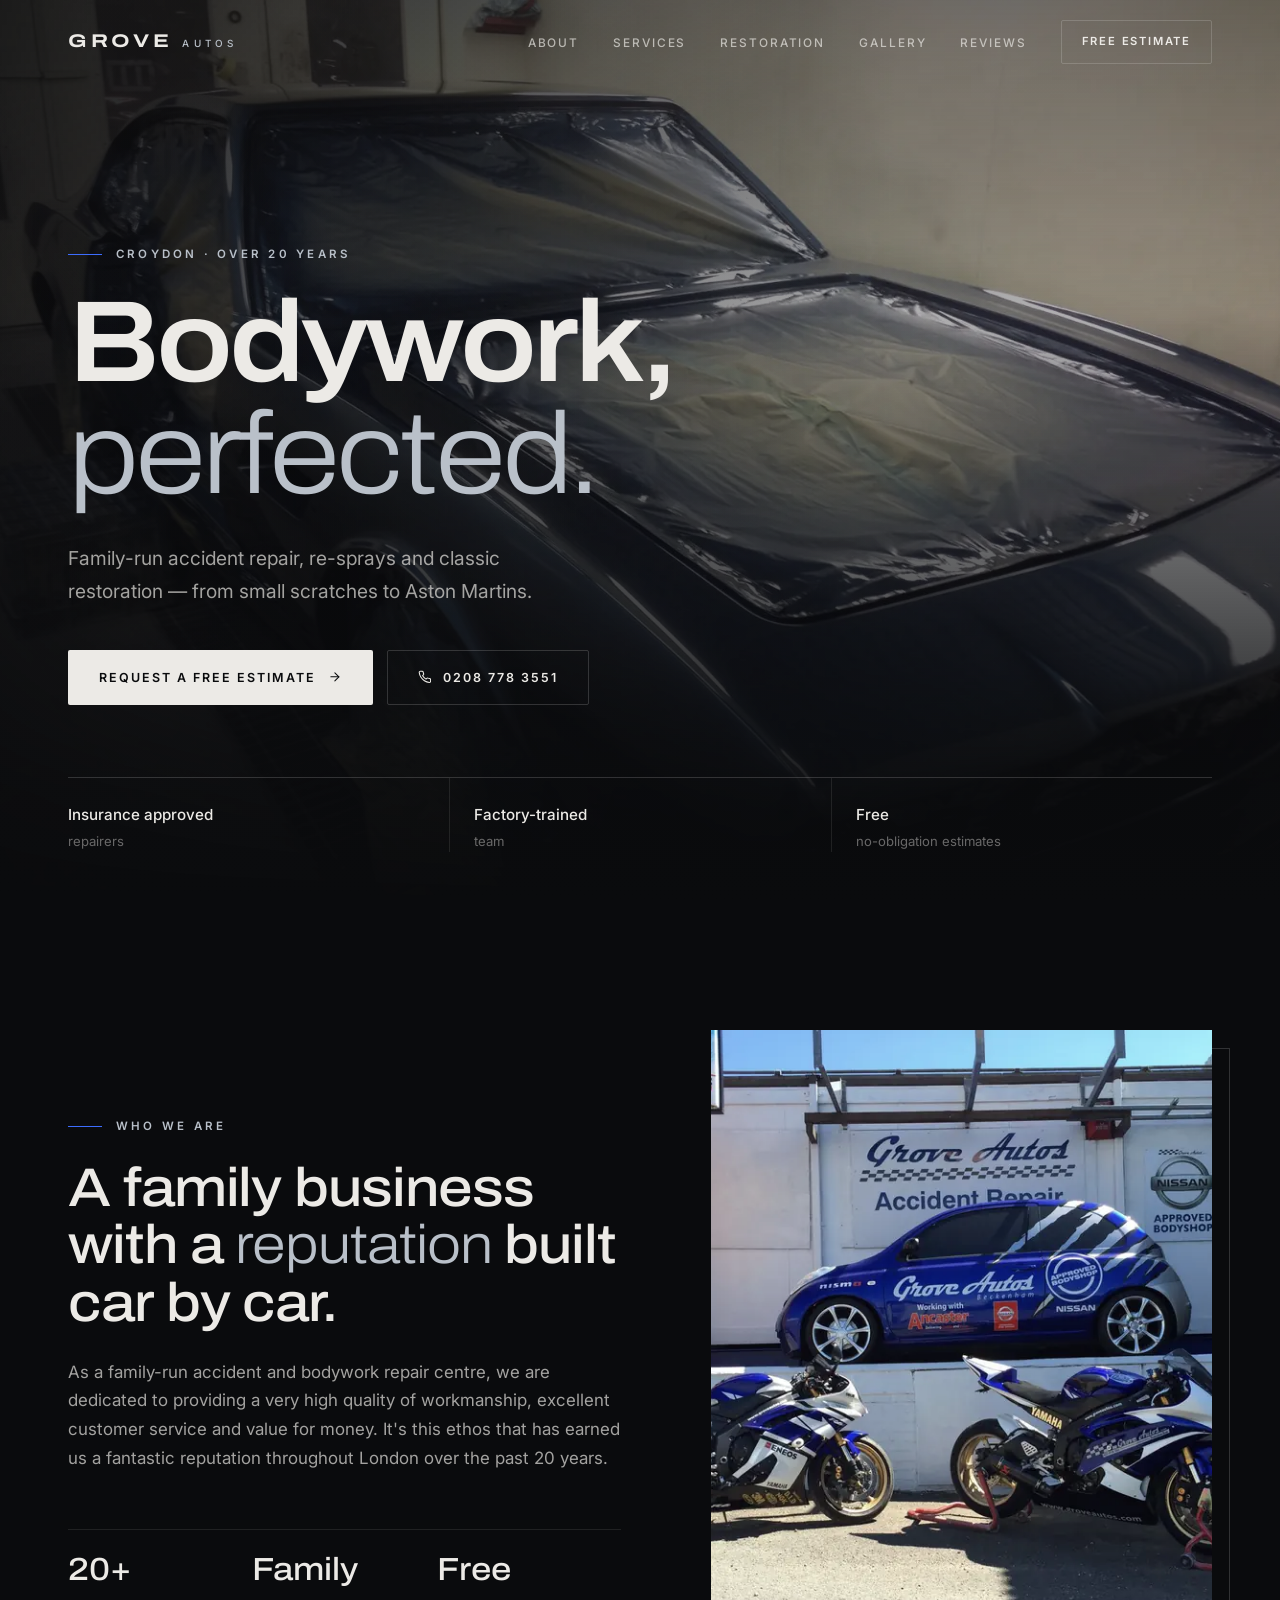
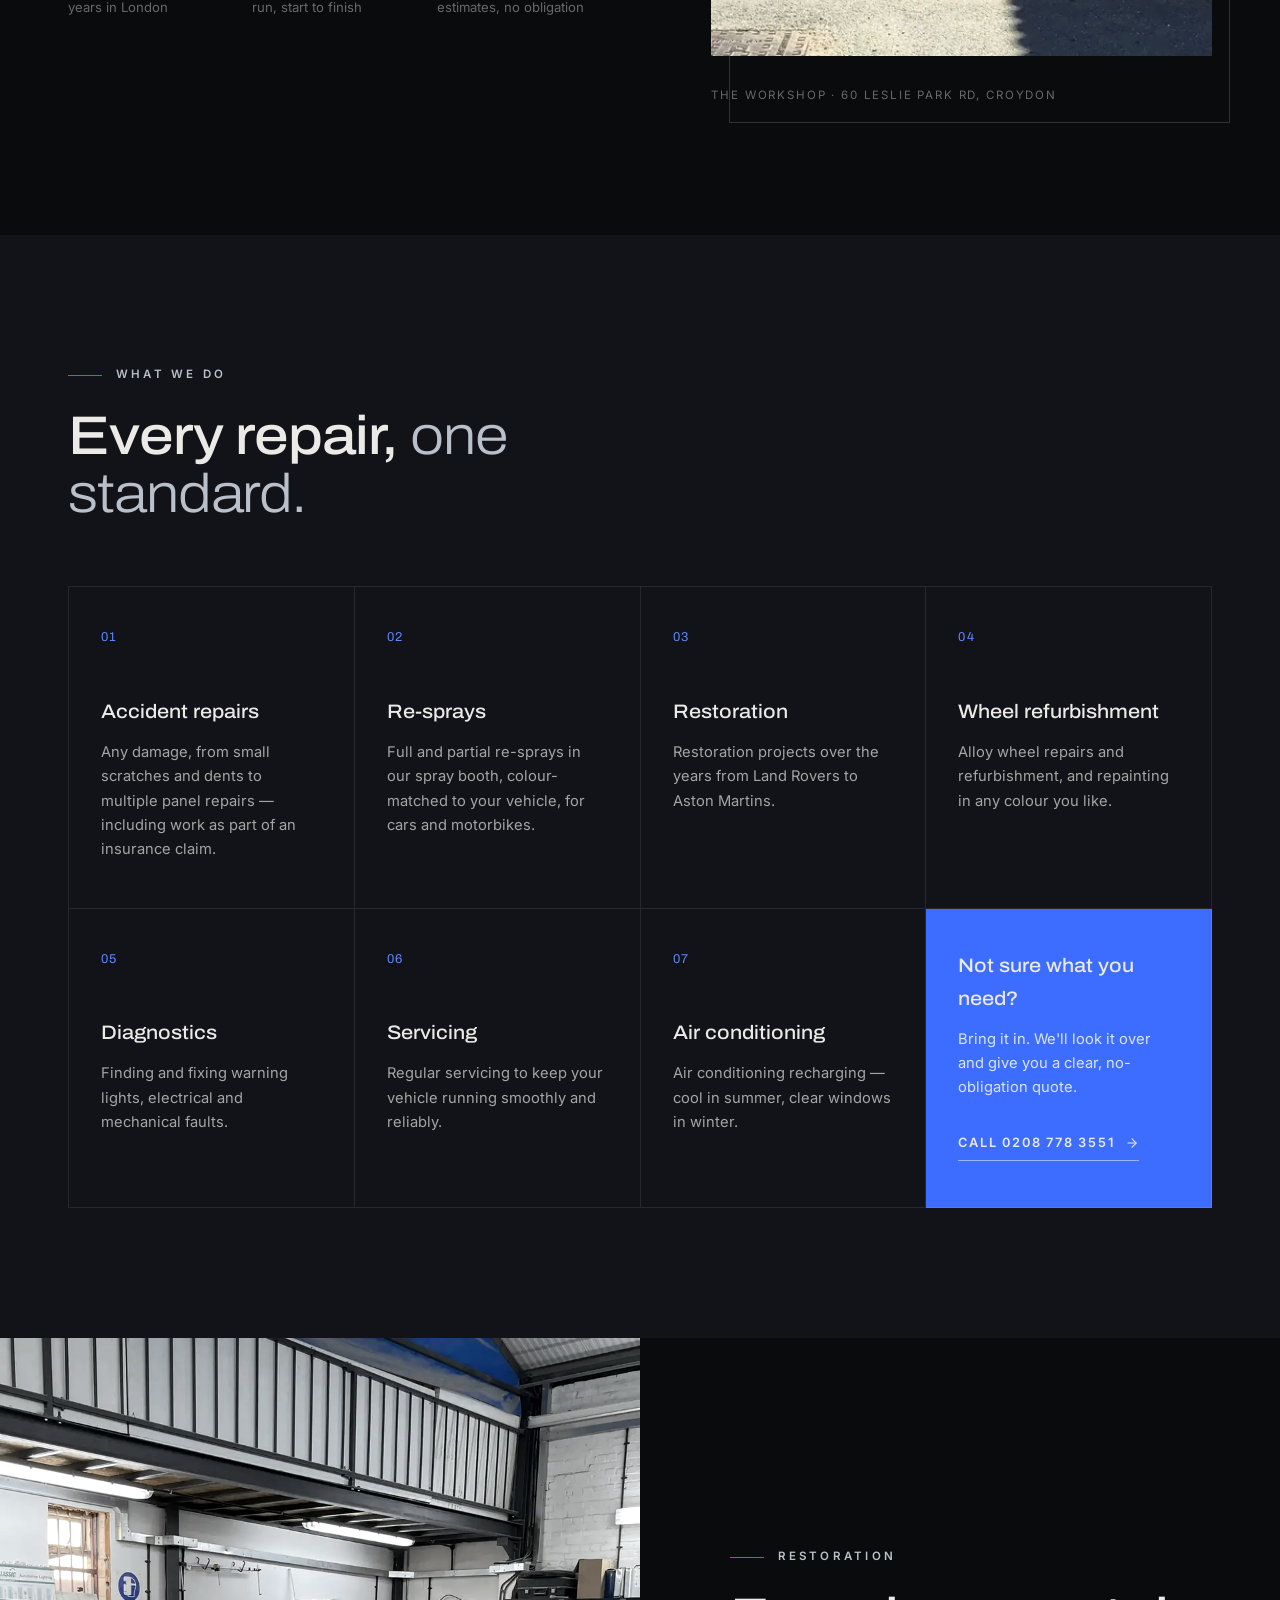
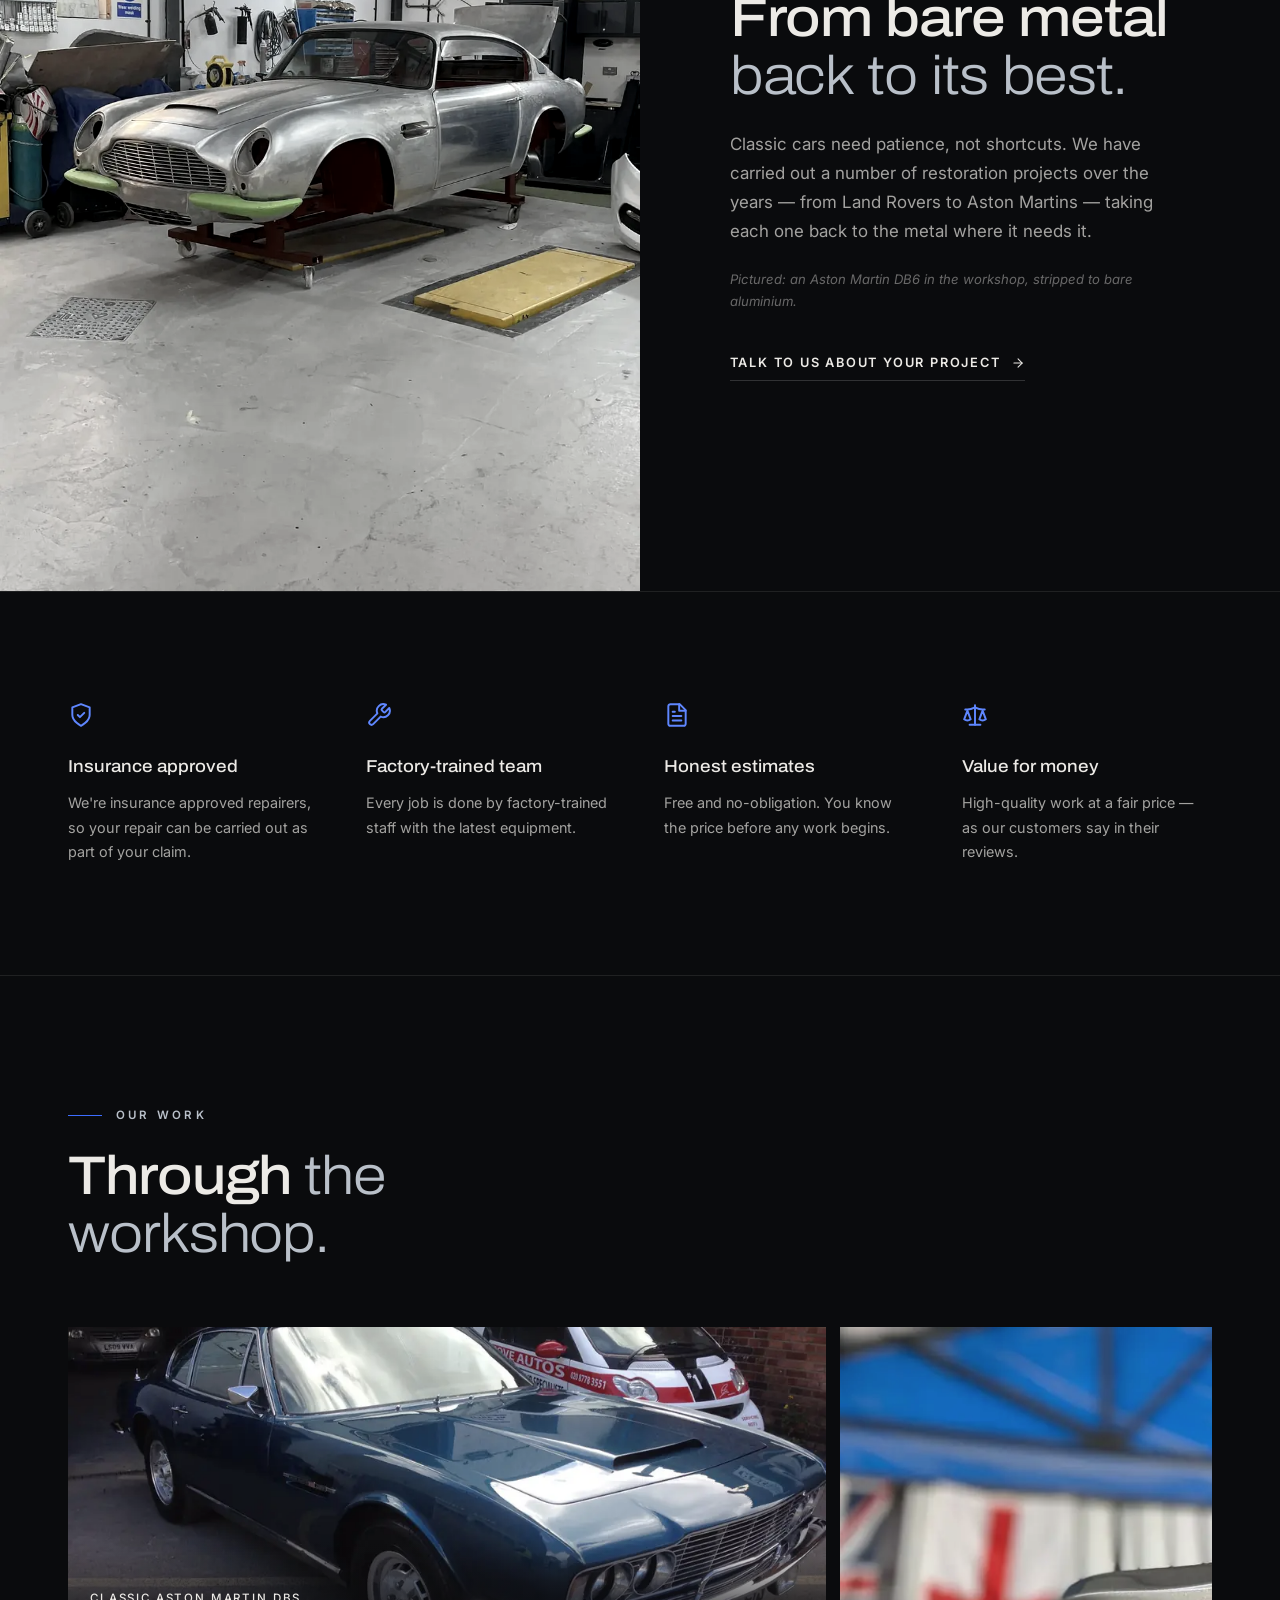
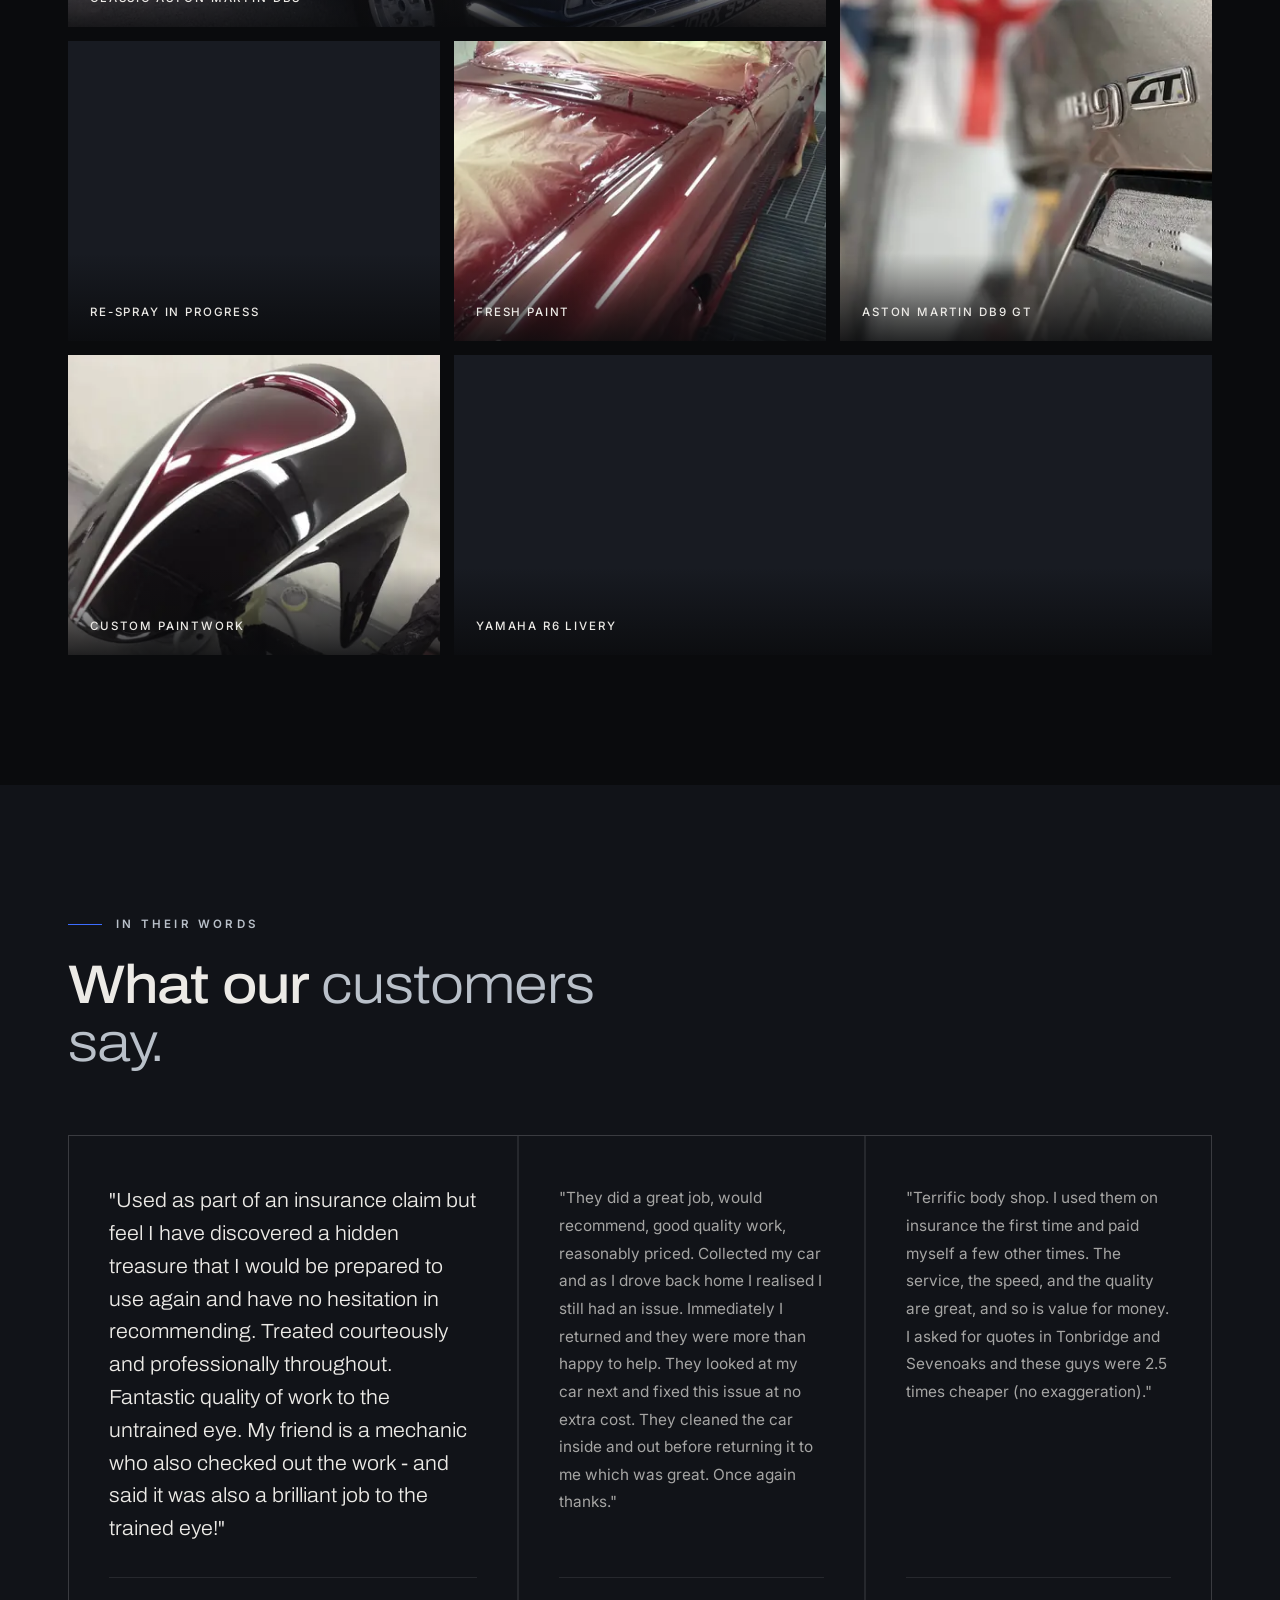
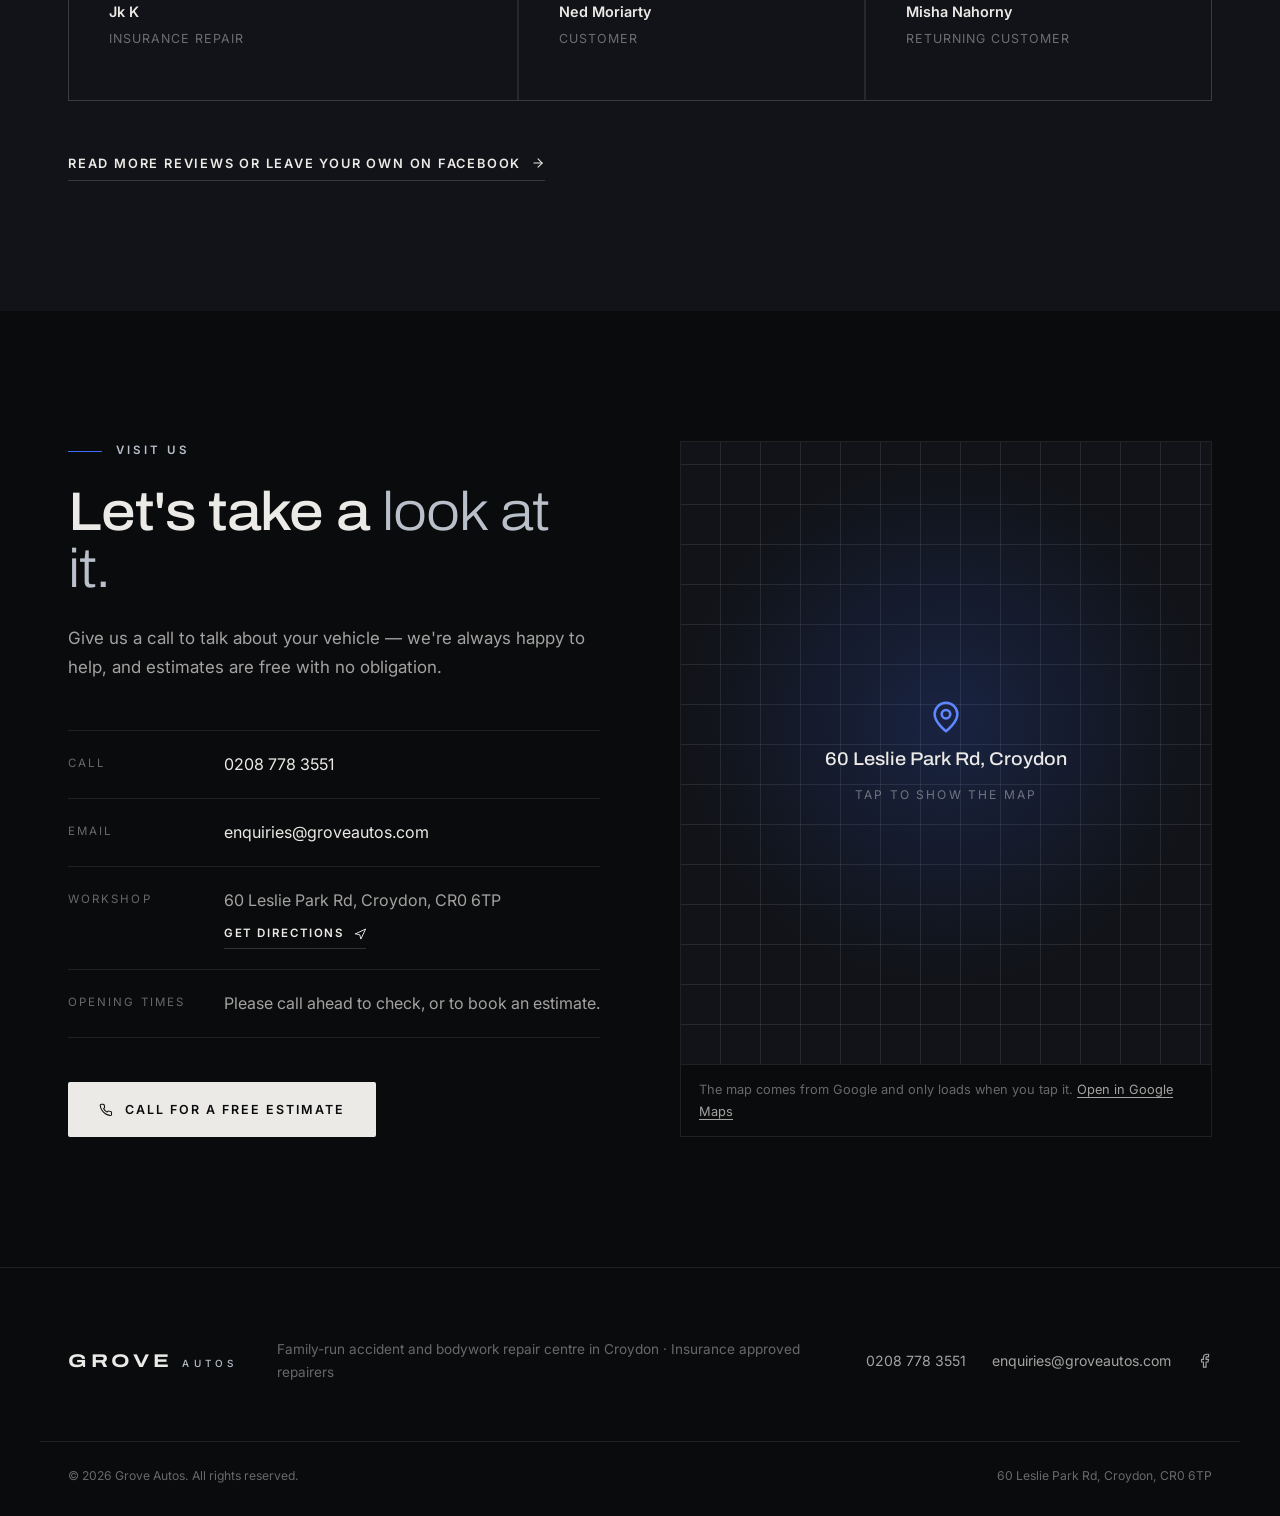
<file: index.html>
<!DOCTYPE html>
<html lang="en">
<head>
  <meta charset="UTF-8">
  <meta name="viewport" content="width=device-width, initial-scale=1.0">
  <meta name="description" content="Grove Autos — family-run accident repair, re-sprays and classic restoration in Croydon, with over 20 years of experience. Insurance approved repairers.">
  <meta name="theme-color" content="#0a0b0d">
  <title>Grove Autos | Accident Repair, Re-Sprays &amp; Restoration in Croydon</title>

  <link rel="canonical" href="https://grove.206.189.176.206.sslip.io/">

  <!-- What shows when the link is shared (WhatsApp, Facebook, iMessage…) -->
  <meta property="og:type" content="website">
  <meta property="og:site_name" content="Grove Autos">
  <meta property="og:title" content="Grove Autos — Accident Repair, Re-Sprays &amp; Restoration in Croydon">
  <meta property="og:description" content="Family-run bodywork repair centre in Croydon with over 20 years of experience. Insurance approved repairers. Free, no-obligation estimates.">
  <meta property="og:url" content="https://grove.206.189.176.206.sslip.io/">
  <meta property="og:image" content="https://grove.206.189.176.206.sslip.io/images/og-image.jpg">
  <meta property="og:image:width" content="1200">
  <meta property="og:image:height" content="630">
  <meta property="og:image:alt" content="Grove Autos: an Aston Martin in the spray booth">
  <meta property="og:locale" content="en_GB">
  <meta name="twitter:card" content="summary_large_image">

  <!-- Icons for the browser tab and phone home screens -->
  <link rel="icon" href="images/favicon.svg" type="image/svg+xml">
  <link rel="icon" href="images/favicon-32.png" sizes="32x32" type="image/png">
  <link rel="apple-touch-icon" href="images/apple-touch-icon.png">

  <!-- Business details for Google search and Maps -->
  <script type="application/ld+json">
{
  "@context": "https://schema.org",
  "@type": "AutoBodyShop",
  "name": "Grove Autos",
  "description": "Family-run accident and bodywork repair centre in Croydon: accident repairs, re-sprays, wheel refurbishment, restoration, diagnostics, servicing and air conditioning. Insurance approved repairers.",
  "url": "https://grove.206.189.176.206.sslip.io/",
  "image": "https://grove.206.189.176.206.sslip.io/images/og-image.jpg",
  "logo": "https://grove.206.189.176.206.sslip.io/images/apple-touch-icon.png",
  "telephone": "+44 20 8778 3551",
  "email": "enquiries@groveautos.com",
  "address": {
    "@type": "PostalAddress",
    "streetAddress": "60 Leslie Park Road",
    "addressLocality": "Croydon",
    "postalCode": "CR0 6TP",
    "addressCountry": "GB"
  },
  "areaServed": [
    "Croydon",
    "South London"
  ],
  "sameAs": [
    "https://www.facebook.com/profile.php?id=100057315015959"
  ],
  "hasOfferCatalog": {
    "@type": "OfferCatalog",
    "name": "Services",
    "itemListElement": [
      {
        "@type": "Offer",
        "itemOffered": {
          "@type": "Service",
          "name": "Accident repairs"
        }
      },
      {
        "@type": "Offer",
        "itemOffered": {
          "@type": "Service",
          "name": "Re-sprays"
        }
      },
      {
        "@type": "Offer",
        "itemOffered": {
          "@type": "Service",
          "name": "Restoration"
        }
      },
      {
        "@type": "Offer",
        "itemOffered": {
          "@type": "Service",
          "name": "Wheel refurbishment"
        }
      },
      {
        "@type": "Offer",
        "itemOffered": {
          "@type": "Service",
          "name": "Diagnostics"
        }
      },
      {
        "@type": "Offer",
        "itemOffered": {
          "@type": "Service",
          "name": "Servicing"
        }
      },
      {
        "@type": "Offer",
        "itemOffered": {
          "@type": "Service",
          "name": "Air conditioning recharging"
        }
      }
    ]
  }
}
  </script>

  <link rel="preconnect" href="https://fonts.googleapis.com">
  <link rel="preconnect" href="https://fonts.gstatic.com" crossorigin>
  <link href="https://fonts.googleapis.com/css2?family=Archivo:wdth,wght@100..125,300..800&family=Inter:wght@300;400;500;600&display=swap" rel="stylesheet">
  <link rel="stylesheet" href="css/style.css">
  <link rel="preload" as="image" type="image/webp" fetchpriority="high" imagesizes="100vw" imagesrcset="images/opt/gallery2-480.webp 480w, images/opt/gallery2-960.webp 960w, images/opt/gallery2-1600.webp 1600w">
</head>
<body>

  <!-- Icons (drawn once, used with <use href="#i-…">) -->
  <svg width="0" height="0" style="position:absolute" aria-hidden="true">
    <symbol id="i-arrow" viewBox="0 0 24 24" fill="none" stroke="currentColor" stroke-width="1.8" stroke-linecap="round" stroke-linejoin="round"><path d="M5 12h14"/><path d="m12 5 7 7-7 7"/></symbol>
    <symbol id="i-phone" viewBox="0 0 24 24" fill="none" stroke="currentColor" stroke-width="1.8" stroke-linecap="round" stroke-linejoin="round"><path d="M22 16.92v3a2 2 0 0 1-2.18 2 19.79 19.79 0 0 1-8.63-3.07 19.5 19.5 0 0 1-6-6 19.79 19.79 0 0 1-3.07-8.67A2 2 0 0 1 4.11 2h3a2 2 0 0 1 2 1.72 12.84 12.84 0 0 0 .7 2.81 2 2 0 0 1-.45 2.11L8.09 9.91a16 16 0 0 0 6 6l1.27-1.27a2 2 0 0 1 2.11-.45 12.84 12.84 0 0 0 2.81.7A2 2 0 0 1 22 16.92z"/></symbol>
    <symbol id="i-shield" viewBox="0 0 24 24" fill="none" stroke="currentColor" stroke-width="1.8" stroke-linecap="round" stroke-linejoin="round"><path d="M12 22s8-4 8-10V5l-8-3-8 3v7c0 6 8 10 8 10z"/><path d="m9 12 2 2 4-4"/></symbol>
    <symbol id="i-wrench" viewBox="0 0 24 24" fill="none" stroke="currentColor" stroke-width="1.8" stroke-linecap="round" stroke-linejoin="round"><path d="M14.7 6.3a1 1 0 0 0 0 1.4l1.6 1.6a1 1 0 0 0 1.4 0l3.77-3.77a6 6 0 0 1-7.94 7.94l-6.91 6.91a2.12 2.12 0 0 1-3-3l6.91-6.91a6 6 0 0 1 7.94-7.94l-3.76 3.76z"/></symbol>
    <symbol id="i-file" viewBox="0 0 24 24" fill="none" stroke="currentColor" stroke-width="1.8" stroke-linecap="round" stroke-linejoin="round"><path d="M14.5 2H6a2 2 0 0 0-2 2v16a2 2 0 0 0 2 2h12a2 2 0 0 0 2-2V7.5L14.5 2z"/><path d="M14 2v6h6"/><path d="M16 13H8"/><path d="M16 17H8"/><path d="M10 9H8"/></symbol>
    <symbol id="i-scale" viewBox="0 0 24 24" fill="none" stroke="currentColor" stroke-width="1.8" stroke-linecap="round" stroke-linejoin="round"><path d="m16 16 3-8 3 8c-.87.65-1.92 1-3 1s-2.13-.35-3-1z"/><path d="m2 16 3-8 3 8c-.87.65-1.92 1-3 1s-2.13-.35-3-1z"/><path d="M7 21h10"/><path d="M12 3v18"/><path d="M3 7h2c2 0 5-1 7-2 2 1 5 2 7 2h2"/></symbol>
    <symbol id="i-facebook" viewBox="0 0 24 24" fill="none" stroke="currentColor" stroke-width="1.8" stroke-linecap="round" stroke-linejoin="round"><path d="M18 2h-3a5 5 0 0 0-5 5v3H7v4h3v8h4v-8h3l1-4h-4V7a1 1 0 0 1 1-1h3z"/></symbol>
    <symbol id="i-pin" viewBox="0 0 24 24" fill="none" stroke="currentColor" stroke-width="1.8" stroke-linecap="round" stroke-linejoin="round"><path d="M20 10c0 6-8 12-8 12s-8-6-8-12a8 8 0 0 1 16 0z"/><circle cx="12" cy="10" r="3"/></symbol>
    <symbol id="i-route" viewBox="0 0 24 24" fill="none" stroke="currentColor" stroke-width="1.8" stroke-linecap="round" stroke-linejoin="round"><polygon points="3 11 22 2 13 21 11 13 3 11"/></symbol>
  </svg>

  <!-- ========== NAVBAR ========== -->
  <header class="nav" id="navbar">
    <div class="wrap nav-inner">
      <a href="#top" class="brand" aria-label="Grove Autos — home">
        <span class="brand-name">Grove</span><span class="brand-sub">Autos</span>
      </a>
      <nav aria-label="Main">
        <ul class="nav-links" id="navLinks">
          <li><a href="#about">About</a></li>
          <li><a href="#services">Services</a></li>
          <li><a href="#restoration">Restoration</a></li>
          <li><a href="#gallery">Gallery</a></li>
          <li><a href="#reviews">Reviews</a></li>
          <li class="nav-cta-item"><a href="#contact" class="btn btn-ghost btn-sm">Free estimate</a></li>
        </ul>
      </nav>
      <button class="nav-toggle" id="navToggle" aria-label="Open menu" aria-expanded="false" aria-controls="navLinks">
        <span></span><span></span>
      </button>
    </div>
  </header>

  <main id="top">

    <!-- ========== HERO ========== -->
    <section class="hero">
      <div class="hero-media" aria-hidden="true">
        <picture><source type="image/webp" srcset="images/opt/gallery2-480.webp 480w, images/opt/gallery2-960.webp 960w, images/opt/gallery2-1600.webp 1600w" sizes="100vw"><img src="images/opt/gallery2-960.jpg" srcset="images/opt/gallery2-480.jpg 480w, images/opt/gallery2-960.jpg 960w, images/opt/gallery2-1600.jpg 1600w" sizes="100vw" alt="" width="1600" height="1088" decoding="async" fetchpriority="high"></picture>
      </div>
      <div class="wrap hero-content">
        <p class="eyebrow reveal">Croydon · Over 20 years</p>
        <h1 class="hero-title reveal">Bodywork,<br><em>perfected.</em></h1>
        <p class="hero-lead reveal">Family-run accident repair, re-sprays and classic restoration — from small scratches to Aston Martins.</p>
        <div class="hero-actions reveal">
          <a href="#contact" class="btn btn-primary">Request a free estimate <svg class="ico ico-go" aria-hidden="true"><use href="#i-arrow"/></svg></a>
          <a href="tel:02087783551" class="btn btn-ghost"><svg class="ico" aria-hidden="true"><use href="#i-phone"/></svg> 0208 778 3551</a>
        </div>
      </div>
      <div class="wrap">
        <ul class="hero-facts reveal">
          <li><span>Insurance approved</span>repairers</li>
          <li><span>Factory-trained</span>team</li>
          <li><span>Free</span>no-obligation estimates</li>
        </ul>
      </div>
    </section>

    <!-- ========== ABOUT ========== -->
    <section class="section about" id="about">
      <div class="wrap about-grid">
        <div class="about-text">
          <p class="eyebrow reveal">Who we are</p>
          <h2 class="title reveal">A family business with a <em>reputation</em> built car by car.</h2>
          <p class="lead reveal">As a family-run accident and bodywork repair centre, we are dedicated to providing a very high quality of workmanship, excellent customer service and value for money. It's this ethos that has earned us a fantastic reputation throughout London over the past 20 years.</p>
          <dl class="figures reveal">
            <div><dt>20+</dt><dd>years in London</dd></div>
            <div><dt>Family</dt><dd>run, start to finish</dd></div>
            <div><dt>Free</dt><dd>estimates, no obligation</dd></div>
          </dl>
        </div>
        <figure class="about-photo reveal">
          <picture><source type="image/webp" srcset="images/opt/gallery11-480.webp 480w, images/opt/gallery11-960.webp 960w, images/opt/gallery11-1600.webp 1600w" sizes="(max-width: 900px) 100vw, 520px"><img src="images/opt/gallery11-960.jpg" srcset="images/opt/gallery11-480.jpg 480w, images/opt/gallery11-960.jpg 960w, images/opt/gallery11-1600.jpg 1600w" sizes="(max-width: 900px) 100vw, 520px" alt="The Grove Autos accident repair workshop with a branded Nissan Micra and two Yamaha R6 motorbikes" width="1600" height="1088" decoding="async" loading="lazy"></picture>
          <figcaption>The workshop · 60 Leslie Park Rd, Croydon</figcaption>
        </figure>
      </div>
    </section>

    <!-- ========== SERVICES ========== -->
    <section class="section services" id="services">
      <div class="wrap">
        <div class="section-head">
          <p class="eyebrow reveal">What we do</p>
          <h2 class="title reveal">Every repair, <em>one standard.</em></h2>
        </div>
        <ol class="service-list">
          <li class="reveal">
            <span class="num">01</span>
            <h3>Accident repairs</h3>
            <p>Any damage, from small scratches and dents to multiple panel repairs — including work as part of an insurance claim.</p>
          </li>
          <li class="reveal">
            <span class="num">02</span>
            <h3>Re-sprays</h3>
            <p>Full and partial re-sprays in our spray booth, colour-matched to your vehicle, for cars and motorbikes.</p>
          </li>
          <li class="reveal">
            <span class="num">03</span>
            <h3>Restoration</h3>
            <p>Restoration projects over the years from Land Rovers to Aston Martins.</p>
          </li>
          <li class="reveal">
            <span class="num">04</span>
            <h3>Wheel refurbishment</h3>
            <p>Alloy wheel repairs and refurbishment, and repainting in any colour you like.</p>
          </li>
          <li class="reveal">
            <span class="num">05</span>
            <h3>Diagnostics</h3>
            <p>Finding and fixing warning lights, electrical and mechanical faults.</p>
          </li>
          <li class="reveal">
            <span class="num">06</span>
            <h3>Servicing</h3>
            <p>Regular servicing to keep your vehicle running smoothly and reliably.</p>
          </li>
          <li class="reveal">
            <span class="num">07</span>
            <h3>Air conditioning</h3>
            <p>Air conditioning recharging — cool in summer, clear windows in winter.</p>
          </li>
          <li class="service-cta reveal">
            <h3>Not sure what you need?</h3>
            <p>Bring it in. We'll look it over and give you a clear, no-obligation quote.</p>
            <a href="tel:02087783551" class="link-arrow">Call 0208 778 3551 <svg class="ico ico-go" aria-hidden="true"><use href="#i-arrow"/></svg></a>
          </li>
        </ol>
      </div>
    </section>

    <!-- ========== RESTORATION FEATURE ========== -->
    <section class="feature" id="restoration">
      <div class="feature-photo reveal">
        <picture><source type="image/webp" srcset="images/opt/db6-480.webp 480w, images/opt/db6-960.webp 960w, images/opt/db6-1536.webp 1536w" sizes="(max-width: 900px) 100vw, 50vw"><img src="images/opt/db6-960.jpg" srcset="images/opt/db6-480.jpg 480w, images/opt/db6-960.jpg 960w, images/opt/db6-1536.jpg 1536w" sizes="(max-width: 900px) 100vw, 50vw" alt="An Aston Martin DB6 stripped to bare aluminium on a restoration jig" width="1536" height="2048" decoding="async" loading="lazy"></picture>
      </div>
      <div class="feature-text">
        <p class="eyebrow reveal">Restoration</p>
        <h2 class="title reveal">From bare metal <em>back to its best.</em></h2>
        <p class="lead reveal">Classic cars need patience, not shortcuts. We have carried out a number of restoration projects over the years — from Land Rovers to Aston Martins — taking each one back to the metal where it needs it.</p>
        <p class="feature-note reveal">Pictured: an Aston Martin DB6 in the workshop, stripped to bare aluminium.</p>
        <a href="#contact" class="link-arrow reveal">Talk to us about your project <svg class="ico ico-go" aria-hidden="true"><use href="#i-arrow"/></svg></a>
      </div>
    </section>

    <!-- ========== WHY US ========== -->
    <section class="section why">
      <div class="wrap why-grid">
        <div class="why-item reveal">
          <svg class="ico" aria-hidden="true"><use href="#i-shield"/></svg>
          <h3>Insurance approved</h3>
          <p>We're insurance approved repairers, so your repair can be carried out as part of your claim.</p>
        </div>
        <div class="why-item reveal">
          <svg class="ico" aria-hidden="true"><use href="#i-wrench"/></svg>
          <h3>Factory-trained team</h3>
          <p>Every job is done by factory-trained staff with the latest equipment.</p>
        </div>
        <div class="why-item reveal">
          <svg class="ico" aria-hidden="true"><use href="#i-file"/></svg>
          <h3>Honest estimates</h3>
          <p>Free and no-obligation. You know the price before any work begins.</p>
        </div>
        <div class="why-item reveal">
          <svg class="ico" aria-hidden="true"><use href="#i-scale"/></svg>
          <h3>Value for money</h3>
          <p>High-quality work at a fair price — as our customers say in their reviews.</p>
        </div>
      </div>
    </section>

    <!-- ========== GALLERY ========== -->
    <section class="section gallery" id="gallery">
      <div class="wrap">
        <div class="section-head split">
          <div>
            <p class="eyebrow reveal">Our work</p>
            <h2 class="title reveal">Through <em>the workshop.</em></h2>
          </div>
          <a class="link-arrow reveal" href="https://www.facebook.com/profile.php?id=100057315015959" target="_blank" rel="noopener">More on Facebook <svg class="ico ico-go" aria-hidden="true"><use href="#i-arrow"/></svg></a>
        </div>
        <div class="gallery-grid">
          <figure class="g g-wide reveal">
            <picture><source type="image/webp" srcset="images/opt/gallery1-480.webp 480w, images/opt/gallery1-960.webp 960w, images/opt/gallery1-1600.webp 1600w" sizes="(max-width: 900px) 100vw, 66vw"><img src="images/opt/gallery1-960.jpg" srcset="images/opt/gallery1-480.jpg 480w, images/opt/gallery1-960.jpg 960w, images/opt/gallery1-1600.jpg 1600w" sizes="(max-width: 900px) 100vw, 66vw" alt="A classic blue Aston Martin DBS outside the workshop" width="1600" height="1088" decoding="async" loading="lazy"></picture>
            <figcaption>Classic Aston Martin DBS</figcaption>
          </figure>
          <figure class="g g-tall reveal">
            <picture><source type="image/webp" srcset="images/opt/db9-480.webp 480w, images/opt/db9-960.webp 960w, images/opt/db9-1200.webp 1200w" sizes="(max-width: 600px) 100vw, (max-width: 900px) 50vw, 33vw"><img src="images/opt/db9-960.jpg" srcset="images/opt/db9-480.jpg 480w, images/opt/db9-960.jpg 960w, images/opt/db9-1200.jpg 1200w" sizes="(max-width: 600px) 100vw, (max-width: 900px) 50vw, 33vw" alt="The badge of an Aston Martin DB9 GT in the workshop" width="1200" height="1600" decoding="async" loading="lazy"></picture>
            <figcaption>Aston Martin DB9 GT</figcaption>
          </figure>
          <figure class="g reveal">
            <picture><source type="image/webp" srcset="images/opt/gallery2-480.webp 480w, images/opt/gallery2-960.webp 960w, images/opt/gallery2-1600.webp 1600w" sizes="(max-width: 600px) 100vw, (max-width: 900px) 50vw, 33vw"><img src="images/opt/gallery2-960.jpg" srcset="images/opt/gallery2-480.jpg 480w, images/opt/gallery2-960.jpg 960w, images/opt/gallery2-1600.jpg 1600w" sizes="(max-width: 600px) 100vw, (max-width: 900px) 50vw, 33vw" alt="A classic Aston Martin masked up in the spray booth" width="1600" height="1088" decoding="async" loading="lazy"></picture>
            <figcaption>Re-spray in progress</figcaption>
          </figure>
          <figure class="g reveal">
            <picture><source type="image/webp" srcset="images/opt/gallery9-480.webp 480w, images/opt/gallery9-960.webp 960w, images/opt/gallery9-1200.webp 1200w" sizes="(max-width: 600px) 100vw, (max-width: 900px) 50vw, 33vw"><img src="images/opt/gallery9-960.jpg" srcset="images/opt/gallery9-480.jpg 480w, images/opt/gallery9-960.jpg 960w, images/opt/gallery9-1200.jpg 1200w" sizes="(max-width: 600px) 100vw, (max-width: 900px) 50vw, 33vw" alt="A freshly painted red car in the spray booth" width="1200" height="816" decoding="async" loading="lazy"></picture>
            <figcaption>Fresh paint</figcaption>
          </figure>
          <figure class="g reveal">
            <picture><source type="image/webp" srcset="images/opt/gallery3-480.webp 480w, images/opt/gallery3-960.webp 960w, images/opt/gallery3-1200.webp 1200w" sizes="(max-width: 600px) 100vw, (max-width: 900px) 50vw, 33vw"><img src="images/opt/gallery3-960.jpg" srcset="images/opt/gallery3-480.jpg 480w, images/opt/gallery3-960.jpg 960w, images/opt/gallery3-1200.jpg 1200w" sizes="(max-width: 600px) 100vw, (max-width: 900px) 50vw, 33vw" alt="A motorbike mudguard with custom candy red and black paintwork" width="1200" height="816" decoding="async" loading="lazy"></picture>
            <figcaption>Custom paintwork</figcaption>
          </figure>
          <figure class="g g-wide reveal">
            <picture><source type="image/webp" srcset="images/opt/gallery7-480.webp 480w, images/opt/gallery7-960.webp 960w, images/opt/gallery7-1600.webp 1600w" sizes="(max-width: 900px) 100vw, 66vw"><img src="images/opt/gallery7-960.jpg" srcset="images/opt/gallery7-480.jpg 480w, images/opt/gallery7-960.jpg 960w, images/opt/gallery7-1600.jpg 1600w" sizes="(max-width: 900px) 100vw, 66vw" alt="A Yamaha R6 in a custom blue and white livery" width="1600" height="1088" decoding="async" loading="lazy"></picture>
            <figcaption>Yamaha R6 livery</figcaption>
          </figure>
        </div>
      </div>
    </section>

    <!-- ========== REVIEWS ========== -->
    <section class="section reviews" id="reviews">
      <div class="wrap">
        <div class="section-head">
          <p class="eyebrow reveal">In their words</p>
          <h2 class="title reveal">What our <em>customers say.</em></h2>
        </div>
        <div class="review-grid">
          <blockquote class="review review-lead reveal">
            <p>"Used as part of an insurance claim but feel I have discovered a hidden treasure that I would be prepared to use again and have no hesitation in recommending. Treated courteously and professionally throughout. Fantastic quality of work to the untrained eye. My friend is a mechanic who also checked out the work - and said it was also a brilliant job to the trained eye!"</p>
            <footer><strong>Jk K</strong><span>Insurance repair</span></footer>
          </blockquote>
          <blockquote class="review reveal">
            <p>"They did a great job, would recommend, good quality work, reasonably priced. Collected my car and as I drove back home I realised I still had an issue. Immediately I returned and they were more than happy to help. They looked at my car next and fixed this issue at no extra cost. They cleaned the car inside and out before returning it to me which was great. Once again thanks."</p>
            <footer><strong>Ned Moriarty</strong><span>Customer</span></footer>
          </blockquote>
          <blockquote class="review reveal">
            <p>"Terrific body shop. I used them on insurance the first time and paid myself a few other times. The service, the speed, and the quality are great, and so is value for money. I asked for quotes in Tonbridge and Sevenoaks and these guys were 2.5 times cheaper (no exaggeration)."</p>
            <footer><strong>Misha Nahorny</strong><span>Returning customer</span></footer>
          </blockquote>
        </div>
        <p class="reviews-more reveal"><a class="link-arrow" href="https://www.facebook.com/profile.php?id=100057315015959" target="_blank" rel="noopener">Read more reviews or leave your own on Facebook <svg class="ico ico-go" aria-hidden="true"><use href="#i-arrow"/></svg></a></p>
      </div>
    </section>

    <!-- ========== CONTACT ========== -->
    <section class="section contact" id="contact">
      <div class="wrap contact-grid">
        <div class="contact-text">
          <p class="eyebrow reveal">Visit us</p>
          <h2 class="title reveal">Let's take a <em>look at it.</em></h2>
          <p class="lead reveal">Give us a call to talk about your vehicle — we're always happy to help, and estimates are free with no obligation.</p>
          <ul class="contact-list reveal">
            <li>
              <span>Call</span>
              <a href="tel:02087783551">0208 778 3551</a>
            </li>
            <li>
              <span>Email</span>
              <a href="mailto:enquiries@groveautos.com">enquiries@groveautos.com</a>
            </li>
            <li>
              <span>Workshop</span>
              <p>60 Leslie Park Rd, Croydon, CR0 6TP<br><a class="link-arrow small" href="https://www.google.com/maps/dir/?api=1&amp;destination=60+Leslie+Park+Road,+Croydon+CR0+6TP" target="_blank" rel="noopener">Get directions <svg class="ico" aria-hidden="true"><use href="#i-route"/></svg></a></p>
            </li>
            <li>
              <span>Opening times</span>
              <p>Please call ahead to check, or to book an estimate.</p>
            </li>
          </ul>
          <a href="tel:02087783551" class="btn btn-primary reveal"><svg class="ico" aria-hidden="true"><use href="#i-phone"/></svg> Call for a free estimate</a>
        </div>
        <div class="map reveal" id="map">
          <button type="button" class="map-load" id="mapLoad">
            <svg class="ico" aria-hidden="true"><use href="#i-pin"/></svg>
            <strong>60 Leslie Park Rd, Croydon</strong>
            <span>Tap to show the map</span>
          </button>
          <p class="map-note">The map comes from Google and only loads when you tap it. <a href="https://www.google.com/maps/dir/?api=1&amp;destination=60+Leslie+Park+Road,+Croydon+CR0+6TP" target="_blank" rel="noopener">Open in Google Maps</a></p>
        </div>
      </div>
    </section>

  </main>

  <!-- ========== FOOTER ========== -->
  <footer class="footer">
    <div class="wrap footer-inner">
      <a href="#top" class="brand" aria-label="Back to top">
        <span class="brand-name">Grove</span><span class="brand-sub">Autos</span>
      </a>
      <p class="footer-tag">Family-run accident and bodywork repair centre in Croydon · Insurance approved repairers</p>
      <div class="footer-links">
        <a href="tel:02087783551">0208 778 3551</a>
        <a href="mailto:enquiries@groveautos.com">enquiries@groveautos.com</a>
        <a href="https://www.facebook.com/profile.php?id=100057315015959" target="_blank" rel="noopener" aria-label="Grove Autos on Facebook"><svg class="ico" aria-hidden="true"><use href="#i-facebook"/></svg></a>
      </div>
    </div>
    <div class="wrap footer-bar">
      <p>&copy; <span id="year">2026</span> Grove Autos. All rights reserved.</p>
      <p>60 Leslie Park Rd, Croydon, CR0 6TP</p>
    </div>
  </footer>

  <!-- Call button that stays on screen on phones -->
  <a href="tel:02087783551" class="call-fab" aria-label="Call Grove Autos"><svg class="ico" aria-hidden="true"><use href="#i-phone"/></svg></a>

  <script src="js/main.js"></script>
</body>
</html>
</file>
<file: css/style.css>
/* ==========================================================================
   Grove Autos — dark, refined "prestige workshop" look
   All colours and fonts live here, so the whole look can be tuned in one place.
   ========================================================================== */
:root {
  --ink:      #0a0b0d;   /* page background */
  --ink-2:    #111318;   /* alternate sections */
  --ink-3:    #181b22;   /* cards */
  --line:     rgba(255, 255, 255, 0.09);
  --line-2:   rgba(255, 255, 255, 0.16);
  --text:     #eceae6;   /* warm off-white */
  --text-2:   rgba(236, 234, 230, 0.68);
  --text-3:   rgba(236, 234, 230, 0.42);
  --blue:     #3d6dff;   /* the garage's blue, used sparingly */
  --blue-2:   #5f87ff;
  --silver:   #b9c0c9;

  --display: 'Archivo', 'Inter', system-ui, sans-serif;
  --sans:    'Inter', system-ui, -apple-system, sans-serif;

  --wrap: 1200px;
  --ease: cubic-bezier(0.22, 1, 0.36, 1);
}

/* ---------- Base ---------- */
*, *::before, *::after { margin: 0; padding: 0; box-sizing: border-box; }
html { scroll-behavior: smooth; }
body {
  background: var(--ink);
  color: var(--text);
  font-family: var(--sans);
  font-size: 16px;
  line-height: 1.7;
  -webkit-font-smoothing: antialiased;
}
img { display: block; max-width: 100%; }
picture { display: contents; }   /* <picture> wrappers don't change the layout; the <img> inside is styled as before */
img { height: auto; }
a { color: inherit; text-decoration: none; }
ul, ol { list-style: none; }
::selection { background: var(--blue); color: #fff; }

.wrap { width: 100%; max-width: var(--wrap); margin: 0 auto; padding: 0 28px; }
.section { padding: 130px 0; }

/* ---------- Type ---------- */
.eyebrow {
  display: flex;
  align-items: center;
  gap: 14px;
  font-size: 0.72rem;
  font-weight: 600;
  letter-spacing: 0.28em;
  text-transform: uppercase;
  color: var(--silver);
  margin-bottom: 22px;
}
.eyebrow::before { content: ""; width: 34px; height: 1px; background: var(--blue); }

.title, .hero-title {
  font-family: var(--display);
  font-stretch: 112%;
  font-weight: 500;
  letter-spacing: -0.02em;
  line-height: 1.06;
}
.title { font-size: clamp(2.1rem, 4.4vw, 3.4rem); max-width: 16ch; }
.title em, .hero-title em {
  font-style: normal;
  color: var(--silver);
  font-weight: 300;
}
.lead { color: var(--text-2); font-size: 1.06rem; max-width: 58ch; margin-top: 26px; }
.section-head { margin-bottom: 64px; }
.section-head.split { display: flex; align-items: flex-end; justify-content: space-between; gap: 24px; flex-wrap: wrap; }

/* ---------- Buttons & links ---------- */
.btn {
  display: inline-flex;
  align-items: center;
  gap: 12px;
  padding: 16px 30px;
  border: 1px solid transparent;
  border-radius: 2px;
  font-size: 0.78rem;
  font-weight: 600;
  letter-spacing: 0.16em;
  text-transform: uppercase;
  transition: background .35s var(--ease), border-color .35s var(--ease), color .35s var(--ease), transform .35s var(--ease);
}
/* Built-in line icons (see the <symbol>s at the top of index.html) */
.ico { width: 1.1em; height: 1.1em; flex-shrink: 0; vertical-align: -0.15em; }
.btn .ico { transition: transform .35s var(--ease); }
.btn:hover .ico-go, .link-arrow:hover .ico { transform: translateX(3px); }
.link-arrow .ico { transition: transform .35s var(--ease); }
.btn-primary { background: var(--text); color: var(--ink); }
.btn-primary:hover { background: #fff; }
.btn-ghost { border-color: var(--line-2); color: var(--text); }
.btn-ghost:hover { border-color: var(--text); }
.btn-sm { padding: 11px 20px; font-size: 0.7rem; }

.link-arrow {
  display: inline-flex;
  align-items: center;
  gap: 10px;
  font-size: 0.8rem;
  font-weight: 600;
  letter-spacing: 0.14em;
  text-transform: uppercase;
  color: var(--text);
  padding-bottom: 6px;
  border-bottom: 1px solid var(--line-2);
  transition: border-color .35s var(--ease), gap .35s var(--ease);
}
.link-arrow:hover { border-color: var(--blue); gap: 14px; }

/* ---------- Brand wordmark ---------- */
.brand { display: inline-flex; align-items: baseline; gap: 10px; }
.brand-name {
  font-family: var(--display);
  font-stretch: 125%;
  font-weight: 700;
  font-size: 1.15rem;
  letter-spacing: 0.2em;
  text-transform: uppercase;
}
.brand-sub {
  font-size: 0.62rem;
  font-weight: 500;
  letter-spacing: 0.42em;
  text-transform: uppercase;
  color: var(--silver);
}

/* ---------- Navbar ---------- */
.nav {
  position: fixed;
  inset: 0 0 auto 0;
  z-index: 50;
  transition: background .4s var(--ease), border-color .4s var(--ease), backdrop-filter .4s;
  border-bottom: 1px solid transparent;
}
.nav.scrolled {
  background: rgba(10, 11, 13, 0.82);
  backdrop-filter: blur(14px);
  -webkit-backdrop-filter: blur(14px);
  border-color: var(--line);
}
.nav-inner { height: 84px; display: flex; align-items: center; justify-content: space-between; }
.nav-links { display: flex; align-items: center; gap: 34px; }
.nav-links a:not(.btn) {
  position: relative;
  font-size: 0.74rem;
  font-weight: 500;
  letter-spacing: 0.16em;
  text-transform: uppercase;
  color: var(--text-2);
  transition: color .3s;
}
.nav-links a:not(.btn)::after {
  content: "";
  position: absolute;
  left: 0; right: 0; bottom: -8px;
  height: 1px;
  background: var(--blue);
  transform: scaleX(0);
  transition: transform .35s var(--ease);
}
.nav-links a:not(.btn):hover, .nav-links a.active { color: var(--text); }
.nav-links a:not(.btn):hover::after, .nav-links a.active::after { transform: scaleX(1); }

.nav-toggle { display: none; background: none; border: 0; width: 34px; height: 34px; cursor: pointer; position: relative; }
.nav-toggle span {
  position: absolute; left: 5px; right: 5px; height: 1px; background: var(--text);
  transition: transform .35s var(--ease), top .35s var(--ease);
}
.nav-toggle span:first-child { top: 13px; }
.nav-toggle span:last-child { top: 21px; }
.nav-toggle.open span:first-child { top: 17px; transform: rotate(45deg); }
.nav-toggle.open span:last-child { top: 17px; transform: rotate(-45deg); }

/* ---------- Hero ---------- */
.hero {
  position: relative;
  min-height: 100vh;
  min-height: 100svh;
  display: flex;
  flex-direction: column;
  justify-content: flex-end;
  padding: 140px 0 48px;
  overflow: hidden;
}
.hero-media { position: absolute; inset: 0; z-index: -1; }
.hero-media img {
  width: 100%; height: 100%;
  object-fit: cover;
  object-position: center 40%;
  filter: saturate(0.75) contrast(1.05);
  animation: hero-zoom 14s var(--ease) both;
}
.hero-media::after {
  content: "";
  position: absolute; inset: 0;
  background:
    linear-gradient(180deg, rgba(10,11,13,.55) 0%, rgba(10,11,13,.25) 35%, rgba(10,11,13,.92) 88%, var(--ink) 100%),
    linear-gradient(90deg, rgba(10,11,13,.85) 0%, rgba(10,11,13,.1) 70%);
}
@keyframes hero-zoom { from { transform: scale(1.08); } to { transform: scale(1); } }

.hero-content { margin-bottom: 72px; }
.hero-title { font-size: clamp(3.2rem, 9vw, 7.4rem); font-weight: 600; letter-spacing: -0.035em; line-height: 0.98; }
.hero-lead { color: var(--text-2); font-size: clamp(1.02rem, 1.6vw, 1.2rem); max-width: 44ch; margin-top: 30px; }
.hero-actions { display: flex; flex-wrap: wrap; gap: 14px; margin-top: 42px; }

.hero-facts {
  display: grid;
  grid-template-columns: repeat(3, 1fr);
  border-top: 1px solid var(--line-2);
}
.hero-facts li {
  padding: 24px 24px 0 0;
  font-size: 0.82rem;
  color: var(--text-3);
}
.hero-facts li + li { padding-left: 24px; border-left: 1px solid var(--line); }
.hero-facts span { display: block; color: var(--text); font-weight: 500; font-size: 0.95rem; margin-bottom: 2px; }

/* ---------- About ---------- */
.about-grid { display: grid; grid-template-columns: 1.05fr 0.95fr; gap: 90px; align-items: center; }
.figures {
  display: grid;
  grid-template-columns: repeat(3, 1fr);
  margin-top: 56px;
  border-top: 1px solid var(--line);
}
.figures div { padding-top: 24px; }
.figures dt {
  font-family: var(--display);
  font-stretch: 112%;
  font-weight: 500;
  font-size: 2rem;
  line-height: 1;
}
.figures dd { color: var(--text-3); font-size: 0.82rem; margin-top: 10px; }
.about-photo { position: relative; }
.about-photo img { width: 100%; aspect-ratio: 4 / 5; object-fit: cover; filter: saturate(0.85); }
.about-photo::before {
  content: "";
  position: absolute; inset: 18px -18px -18px 18px;
  border: 1px solid var(--line-2);
  z-index: -1;
}
.about-photo figcaption {
  margin-top: 30px;
  font-size: 0.72rem;
  letter-spacing: 0.16em;
  text-transform: uppercase;
  color: var(--text-3);
}

/* ---------- Services ---------- */
.services { background: var(--ink-2); }
.service-list {
  display: grid;
  grid-template-columns: repeat(4, 1fr);
  border-top: 1px solid var(--line);
  border-left: 1px solid var(--line);
}
.service-list li {
  padding: 40px 32px 46px;
  border-right: 1px solid var(--line);
  border-bottom: 1px solid var(--line);
  transition: background .45s var(--ease);
}
.service-list li:hover { background: var(--ink-3); }
.service-list .num {
  display: block;
  font-family: var(--display);
  font-size: 0.8rem;
  letter-spacing: 0.1em;
  color: var(--blue-2);
  margin-bottom: 46px;
}
.service-list h3 {
  font-family: var(--display);
  font-stretch: 110%;
  font-weight: 500;
  font-size: 1.22rem;
  margin-bottom: 12px;
}
.service-list p { color: var(--text-2); font-size: 0.92rem; line-height: 1.65; }
.service-list .service-cta { background: var(--blue); }
.service-list .service-cta:hover { background: #3462f2; }
.service-cta h3 { margin-top: 0; }
.service-cta p { color: rgba(255,255,255,.82); margin-bottom: 28px; }
.service-cta .link-arrow { border-color: rgba(255,255,255,.5); }
.service-cta .link-arrow:hover { border-color: #fff; }

/* ---------- Restoration feature ---------- */
.feature { display: grid; grid-template-columns: 1fr 1fr; min-height: 760px; }
.feature-photo { overflow: hidden; }
.feature-photo img { width: 100%; height: 100%; object-fit: cover; object-position: center 60%; filter: saturate(0.6) contrast(1.06); transition: transform 1.6s var(--ease); }
.feature:hover .feature-photo img { transform: scale(1.03); }
.feature-text {
  display: flex;
  flex-direction: column;
  justify-content: center;
  padding: 100px clamp(28px, 7vw, 110px);
  background: var(--ink);
}
.feature-note { color: var(--text-3); font-size: 0.82rem; font-style: italic; margin: 22px 0 40px; }
.feature-text .link-arrow { align-self: flex-start; }

/* ---------- Why us ---------- */
.why { padding: 110px 0; border-top: 1px solid var(--line); border-bottom: 1px solid var(--line); }
.why-grid { display: grid; grid-template-columns: repeat(4, 1fr); gap: 48px; }
.why-item .ico { display: block; width: 26px; height: 26px; color: var(--blue-2); margin-bottom: 24px; }
.why-item h3 { font-family: var(--display); font-stretch: 108%; font-weight: 500; font-size: 1.08rem; margin-bottom: 10px; }
.why-item p { color: var(--text-2); font-size: 0.9rem; }

/* ---------- Gallery ---------- */
.gallery-grid {
  display: grid;
  grid-template-columns: repeat(3, 1fr);
  grid-auto-rows: 300px;
  gap: 14px;
}
.g { position: relative; overflow: hidden; background: var(--ink-3); }
.g-wide { grid-column: span 2; }
.g-tall { grid-row: span 2; }
.g img {
  width: 100%; height: 100%;
  object-fit: cover;
  filter: saturate(0.8);
  transition: transform 1.1s var(--ease), filter .6s;
}
.g:hover img { transform: scale(1.05); filter: saturate(1); }
.g figcaption {
  position: absolute; left: 0; right: 0; bottom: 0;
  padding: 50px 22px 18px;
  background: linear-gradient(transparent, rgba(10,11,13,.85));
  font-size: 0.72rem;
  font-weight: 500;
  letter-spacing: 0.16em;
  text-transform: uppercase;
}

/* ---------- Reviews ---------- */
.reviews { background: var(--ink-2); }
.review-grid { display: grid; grid-template-columns: 1.3fr 1fr 1fr; gap: 2px; background: var(--line); border: 1px solid var(--line); }
.review { background: var(--ink-2); padding: 48px 40px; display: flex; flex-direction: column; gap: 32px; }
.review p { color: var(--text-2); font-size: 0.96rem; line-height: 1.8; flex: 1; }
.review-lead p { color: var(--text); font-family: var(--display); font-stretch: 105%; font-weight: 300; font-size: 1.28rem; line-height: 1.6; }
.review footer { padding-top: 22px; border-top: 1px solid var(--line); }
.review strong { display: block; font-weight: 600; font-size: 0.9rem; }
.review span { color: var(--text-3); font-size: 0.78rem; letter-spacing: 0.08em; text-transform: uppercase; }
.reviews-more { margin-top: 48px; }

/* ---------- Contact ---------- */
.contact-grid { display: grid; grid-template-columns: 1fr 1fr; gap: 80px; align-items: stretch; }
.contact-list { margin: 48px 0 44px; border-top: 1px solid var(--line); }
.contact-list li { display: grid; grid-template-columns: 140px 1fr; gap: 16px; padding: 20px 0; border-bottom: 1px solid var(--line); }
.contact-list span { font-size: 0.72rem; letter-spacing: 0.18em; text-transform: uppercase; color: var(--text-3); padding-top: 3px; }
.contact-list a, .contact-list p { font-size: 1rem; }
.contact-list a { transition: color .3s; }
.contact-list a:hover { color: var(--blue-2); }
.contact-list p { color: var(--text-2); }
.map { min-height: 480px; border: 1px solid var(--line); display: flex; flex-direction: column; }
.map iframe { flex: 1; width: 100%; min-height: 480px; border: 0; display: block; filter: grayscale(1) invert(0.92) contrast(0.9); }
.map-load {
  flex: 1;
  display: flex; flex-direction: column; align-items: center; justify-content: center; gap: 10px;
  min-height: 420px;
  background:
    radial-gradient(circle at 50% 45%, rgba(61,109,255,.18), transparent 60%),
    repeating-linear-gradient(0deg, transparent 0 39px, var(--line) 39px 40px),
    repeating-linear-gradient(90deg, transparent 0 39px, var(--line) 39px 40px),
    var(--ink-2);
  border: 0; color: var(--text); font: inherit; cursor: pointer;
}
.map-load .ico { width: 34px; height: 34px; color: var(--blue-2); }
.map-load strong { font-family: var(--display); font-stretch: 108%; font-weight: 500; font-size: 1.15rem; }
.map-load span { font-size: 0.75rem; letter-spacing: 0.18em; text-transform: uppercase; color: var(--text-3); }
.map-load:hover span, .map-load:focus-visible span { color: var(--text); }
.map-load:focus-visible { outline: 2px solid var(--blue); outline-offset: -2px; }
.map-note { padding: 14px 18px; border-top: 1px solid var(--line); font-size: 0.8rem; color: var(--text-3); }
.map-note a { color: var(--text-2); text-decoration: underline; text-underline-offset: 3px; }
.link-arrow.small { font-size: 0.72rem; margin-top: 10px; padding-bottom: 4px; }

/* ---------- Footer ---------- */
.footer { border-top: 1px solid var(--line); padding: 70px 0 30px; }
.footer-inner { display: grid; grid-template-columns: auto 1fr auto; gap: 40px; align-items: center; }
.footer-tag { color: var(--text-3); font-size: 0.85rem; }
.footer-links { display: flex; gap: 26px; align-items: center; font-size: 0.88rem; color: var(--text-2); }
.footer-links a:hover { color: var(--text); }
.footer-bar {
  display: flex; justify-content: space-between; gap: 16px; flex-wrap: wrap;
  margin-top: 56px; padding-top: 24px;
  border-top: 1px solid var(--line);
  font-size: 0.76rem; color: var(--text-3);
}

/* ---------- Floating call button (phones only) ---------- */
.call-fab .ico { width: 22px; height: 22px; }
.call-fab {
  display: none;
  position: fixed; right: 18px; bottom: 18px; z-index: 40;
  width: 56px; height: 56px; border-radius: 50%;
  background: var(--blue); color: #fff;
  align-items: center; justify-content: center;
  box-shadow: 0 10px 30px rgba(61, 109, 255, .4);
}

/* ---------- Reveal on scroll ---------- */
.reveal { opacity: 0; transform: translateY(26px); transition: opacity 1s var(--ease), transform 1s var(--ease); }
.reveal.visible { opacity: 1; transform: none; }
@media (prefers-reduced-motion: reduce) {
  html { scroll-behavior: auto; }
  .reveal { opacity: 1; transform: none; transition: none; }
  .hero-media img { animation: none; }
}

/* ---------- Responsive ---------- */
@media (max-width: 1080px) {
  .service-list { grid-template-columns: repeat(2, 1fr); }
  .why-grid { grid-template-columns: repeat(2, 1fr); }
  .review-grid { grid-template-columns: 1fr; }
  .footer-inner { grid-template-columns: 1fr; gap: 20px; }
}
@media (max-width: 900px) {
  .section { padding: 96px 0; }
  .nav-toggle { display: block; }
  .nav-links {
    position: fixed; inset: 0;
    flex-direction: column; justify-content: center; gap: 30px;
    background: var(--ink);
    opacity: 0; visibility: hidden;
    transition: opacity .4s var(--ease), visibility .4s;
  }
  .nav-links.open { opacity: 1; visibility: visible; }
  .nav-links a:not(.btn) { font-size: 1.1rem; color: var(--text); }
  .nav-toggle { z-index: 60; }
  .about-grid, .contact-grid { grid-template-columns: 1fr; gap: 64px; }
  .about-photo { max-width: 520px; }
  .feature { grid-template-columns: 1fr; min-height: 0; }
  .feature-photo img { height: 420px; }
  .feature-text { padding: 80px 28px; }
  .gallery-grid { grid-template-columns: repeat(2, 1fr); grid-auto-rows: 220px; }
  .g-tall { grid-row: span 1; }
  .call-fab { display: inline-flex; }
}
@media (max-width: 600px) {
  .wrap { padding: 0 20px; }
  .hero { padding-bottom: 32px; }
  .hero-content { margin-bottom: 48px; }
  .hero-actions .btn { width: 100%; justify-content: center; }
  .hero-facts { grid-template-columns: 1fr; }
  .hero-facts li, .hero-facts li + li { padding: 16px 0; border-left: 0; border-bottom: 1px solid var(--line); }
  .figures dt { font-size: 1.5rem; }
  .service-list { grid-template-columns: 1fr; }
  .service-list li { padding: 30px 24px 34px; }
  .service-list .num { margin-bottom: 18px; }
  .why-grid { grid-template-columns: 1fr; gap: 40px; }
  .gallery-grid { grid-template-columns: 1fr; grid-auto-rows: 260px; }
  .g-wide { grid-column: span 1; }
  .review { padding: 36px 26px; }
  .review-lead p { font-size: 1.1rem; }
  .contact-list li { grid-template-columns: 1fr; gap: 4px; }
  .footer-bar { flex-direction: column; }
}
</file>
